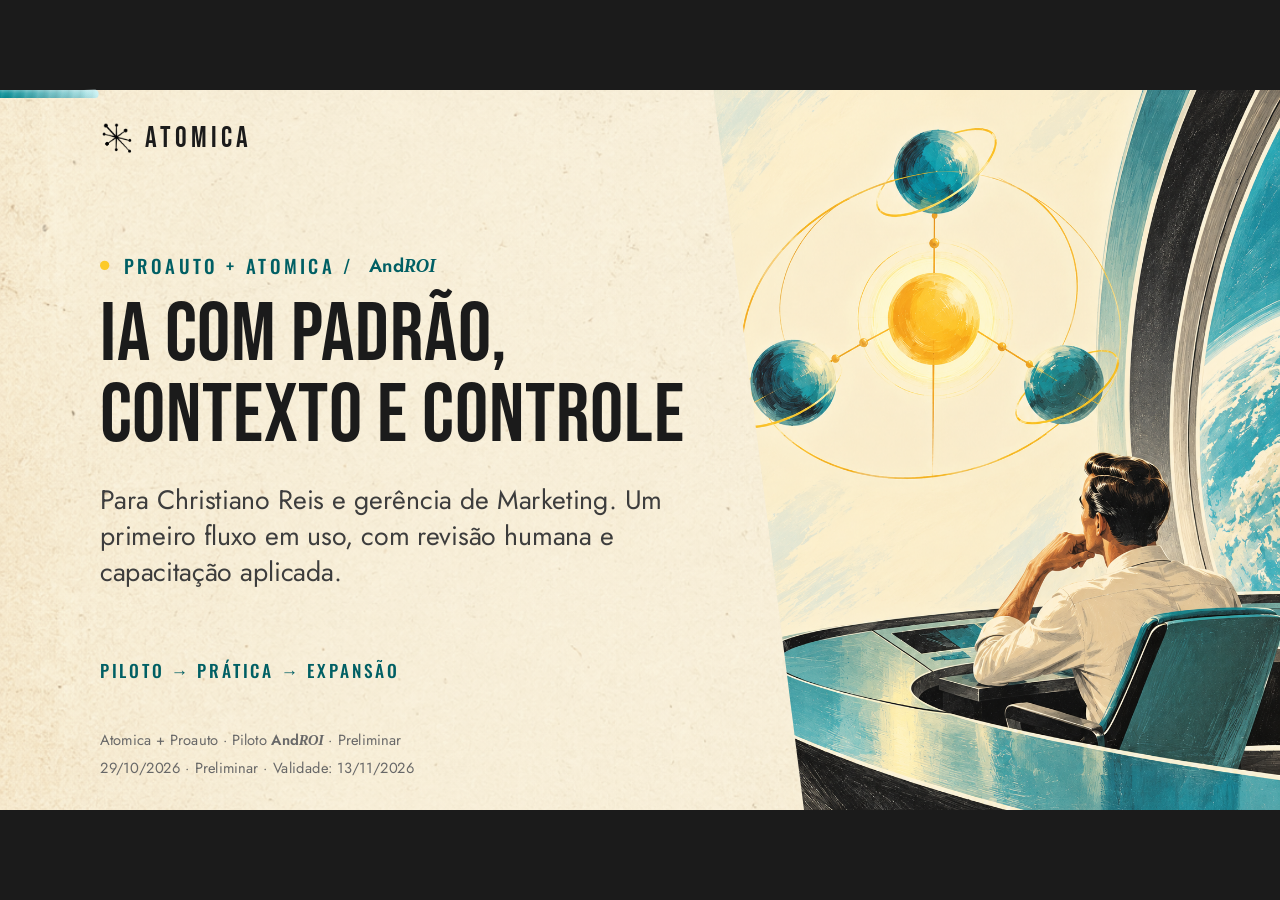
<file: index.html>
<!doctype html>
<html lang="pt-BR">
<head>
  <meta charset="utf-8">
  <meta name="viewport" content="width=device-width,initial-scale=1">
  <title>Proauto + Atomica — AndROI</title>
  <link rel="stylesheet" href="assets/theme.css">
<link rel="stylesheet" href="assets/editorial.css">
<link rel="stylesheet" href="assets/portrait-composition.css">
<link rel="stylesheet" href="assets/revision-v5.css">
<meta name="robots" content="noindex, nofollow">
</head>
<body>
  <main id="viewport"><div id="stage"><section class="slide design-1 cover active" aria-label="1 / 13" aria-hidden="false"><div class="progress" style="--w:7.69230769%"></div><div class="brand"><img src="assets/logo-mark.png" alt=""><span>Atomica</span></div><span class="counter">01 / 13</span><header class="heading"><div class="eyebrow"><i></i>PROAUTO + ATOMICA / <span class="androi-name">And<em>ROI</em></span><img src="assets/divider-node-line.png" alt=""></div><h1>IA com padrão, contexto e controle</h1><p class="subtitle">Para Christiano Reis e gerência de Marketing. Um primeiro fluxo em uso, com revisão humana e capacitação aplicada.</p></header><img class="orbital hero-art" src="assets/hero-control-portrait.png" alt="" aria-hidden="true"><footer><span>Atomica + Proauto · Piloto <span class="androi-name">And<em>ROI</em></span> · Preliminar</span><span>29/10/2026 · Preliminar · Validade: 13/11/2026</span></footer></section><section class="slide design-2 message" aria-label="2 / 13" aria-hidden="true"><div class="progress" style="--w:15.38461538%"></div><div class="brand"><img src="assets/logo-mark.png" alt=""><span>Atomica</span></div><span class="counter">02 / 13</span><header class="heading"><div class="eyebrow"><i></i>PROAUTO + ATOMICA / <span class="androi-name">And<em>ROI</em></span><img src="assets/divider-node-line.png" alt=""></div><h1>Dez pessoas. Três marcas.</h1><p class="subtitle">O desafio é transformar iniciativas individuais em uma rotina comum.</p></header><div class="content message"><article class="card"><b class="metric">10</b><h3>Equipe enxuta</h3><p>Dez profissionais atendem Proauto, Velox e Blocks, entre BH e Campinas.</p></article><article class="card"><span class="mini-label">PROAUTO · VELOX · BLOCKS</span><h3>Uso desigual</h3><p>O Claude já faz parte do trabalho, mas cada pessoa usa de um jeito.</p></article><article class="card"><h3>Arquivos dispersos</h3><p>Falta um processo comum para salvar e compartilhar o que foi construído.</p></article></div><footer><span>Atomica + Proauto · Piloto <span class="androi-name">And<em>ROI</em></span> · Preliminar</span><span>Fonte: reunião de 26/10/2026</span></footer></section><section class="slide design-3 comparison" aria-label="3 / 13" aria-hidden="true"><div class="progress" style="--w:23.07692308%"></div><div class="brand"><img src="assets/logo-mark.png" alt=""><span>Atomica</span></div><span class="counter">03 / 13</span><header class="heading"><div class="eyebrow"><i></i>PROAUTO + ATOMICA / <span class="androi-name">And<em>ROI</em></span><img src="assets/divider-node-line.png" alt=""></div><h1>Consistência exige controle</h1><p class="subtitle">A transição para seguradora pede atenção à comunicação.</p></header><div class="content comparison"><article class="card"><h3>Linguagem revisada</h3><p>Orientações aprovadas pela Proauto precisam acompanhar a criação e a revisão das peças.</p></article><article class="card"><h3>TI participa</h3><p>Ferramentas, ambientes e acessos passam pela aprovação da área de tecnologia.</p></article></div><footer><span>Atomica + Proauto · Piloto <span class="androi-name">And<em>ROI</em></span> · Preliminar</span><span>Fonte: reunião de 26/10/2026</span></footer></section><section class="slide design-4 message" aria-label="4 / 13" aria-hidden="true"><div class="progress" style="--w:30.76923077%"></div><div class="brand"><img src="assets/logo-mark.png" alt=""><span>Atomica</span></div><span class="counter">04 / 13</span><header class="heading"><div class="eyebrow"><i></i>PROAUTO + ATOMICA / <span class="androi-name">And<em>ROI</em></span><img src="assets/divider-node-line.png" alt=""></div><h1>Trabalho compartilhável</h1><p class="subtitle">A equipe dirige. Nós organizamos as condições para a IA ajudar.</p></header><div class="content illustrated message"><figure class="art-panel"><img src="assets/knowledge-library.png" alt=""></figure><div class="panels"><article class="card"><h3>Referência por marca</h3><p>Público, tom de voz, exemplos e orientações aprovadas em uma base organizada.</p></article><article class="card"><h3>Método comum</h3><p>Briefing, criação, revisão e registro em etapas documentadas.</p></article><article class="card"><h3>Adoção gradual</h3><p>Usuários-chave praticam e registram dificuldades antes da expansão.</p></article></div></div><footer><span>Atomica + Proauto · Piloto <span class="androi-name">And<em>ROI</em></span> · Preliminar</span><span></span></footer></section><section class="slide design-5 message" aria-label="5 / 13" aria-hidden="true"><div class="progress" style="--w:38.46153846%"></div><div class="brand"><img src="assets/logo-mark.png" alt=""><span>Atomica</span></div><span class="counter">05 / 13</span><header class="heading"><div class="eyebrow"><i></i>PROAUTO + ATOMICA / <span class="androi-name">And<em>ROI</em></span><img src="assets/divider-node-line.png" alt=""></div><h1>Atomica implementa. <span class="androi-name">And<em>ROI</em></span> evolui.</h1><p class="subtitle">Entrega contratada: implantação assistida e documentada.</p></header><div class="content layers"><article class="card"><h3>Atomica</h3><p>Parceria de transformação em IA para marketing: diagnóstico, configuração e capacitação aplicada.</p></article><article class="card"><h3>AIOS</h3><p>Arquitetura que organiza contexto, instruções, ferramentas, memória e aprovações.</p></article><article class="card"><h3><span class="androi-name">And<em>ROI</em></span></h3><p>Produto em desenvolvimento para apoiar decisões de marketing e investimento com evidências.</p></article></div><footer><span>Atomica + Proauto · Piloto <span class="androi-name">And<em>ROI</em></span> · Preliminar</span><span>Capacidades necessárias ao fluxo serão validadas no piloto.</span></footer></section><section class="slide framework-slide" aria-label="6 / 13" aria-hidden="true"><div class="progress" style="--w:46.15384615%"></div><div class="brand"><img src="assets/logo-mark.png" alt=""><span>Atomica</span></div><span class="counter">06 / 13</span><div class="framework-image"><img src="assets/androi-framework.png" alt="AndROI: camada de serviço sobre o produto, ferramentas conectadas ao AIOS Harness e interface compartilhada pela equipe de marketing."></div></section><section class="slide design-6 message" aria-label="7 / 13" aria-hidden="true"><div class="progress" style="--w:53.84615385%"></div><div class="brand"><img src="assets/logo-mark.png" alt=""><span>Atomica</span></div><span class="counter">07 / 13</span><header class="heading"><div class="eyebrow"><i></i>PROAUTO + ATOMICA / <span class="androi-name">And<em>ROI</em></span><img src="assets/divider-node-line.png" alt=""></div><h1>Do briefing à peça revisada</h1><p class="subtitle">Marca → diretrizes → rascunho → checklist → aprovação → registro</p></header><div class="content message"><article class="card"><span class="step-label">01</span><h3>Preparar</h3><p>Objetivo, público, canal e materiais autorizados orientam o briefing da Proauto.</p></article><article class="card"><span class="step-label">02</span><h3>Criar e revisar</h3><p>A IA consulta a base e gera o rascunho. O checklist sinaliza pontos de atenção.</p></article><article class="card"><span class="step-label">03</span><h3>Aprovar e registrar</h3><p>Uma pessoa aprova ou pede ajustes. Peça, fontes e correções ficam registradas.</p></article></div><footer><span>Atomica + Proauto · Piloto <span class="androi-name">And<em>ROI</em></span> · Preliminar</span><span>Um fluxo da Proauto; diretrizes iniciais separadas para Velox e Blocks.</span></footer></section><section class="slide design-8 message" aria-label="8 / 13" aria-hidden="true"><div class="progress" style="--w:61.53846154%"></div><div class="brand"><img src="assets/logo-mark.png" alt=""><span>Atomica</span></div><span class="counter">08 / 13</span><header class="heading"><div class="eyebrow"><i></i>PROAUTO + ATOMICA / <span class="androi-name">And<em>ROI</em></span><img src="assets/divider-node-line.png" alt=""></div><h1>Quatro semanas para entrar em uso</h1><p class="subtitle">Um fluxo · até quatro usuários-chave · capacitação aplicada.</p></header><div class="content message delivery-timeline"><article class="card"><svg class="item-icon" viewBox="0 0 24 24" fill="none" stroke="currentColor" stroke-width="1.7" stroke-linecap="round" stroke-linejoin="round" aria-hidden="true"><circle cx="10" cy="10" r="6"/><path d="m15 15 6 6"/></svg><span class="phase-label">SEMANA 1 / 25%</span><h3>Diagnóstico</h3><p>Mapear usos, arquivos, ferramentas, TI e tempo atual. Organizar as três marcas e aprovar responsáveis e critérios de aceite.</p></article><article class="card"><svg class="item-icon" viewBox="0 0 24 24" fill="none" stroke="currentColor" stroke-width="1.7" stroke-linecap="round" stroke-linejoin="round" aria-hidden="true"><path d="M4 7h16M4 17h16M8 3v8M16 13v8"/><circle cx="8" cy="7" r="2"/><circle cx="16" cy="17" r="2"/></svg><span class="phase-label">SEMANAS 2–3 / 50%</span><h3>Configuração</h3><p>Configurar o fluxo: instruções, briefing, checklist e registro. Testar, ajustar e validar o MVP com os quatro usuários-chave.</p></article><article class="card"><svg class="item-icon" viewBox="0 0 24 24" fill="none" stroke="currentColor" stroke-width="1.7" stroke-linecap="round" stroke-linejoin="round" aria-hidden="true"><path d="m2 8 10-5 10 5-10 5-10-5Zm4 3v7c4 3 8 3 12 0v-7M22 8v9"/></svg><span class="phase-label">SEMANA 4 / 25%</span><h3>Capacitação</h3><p>Capacitação aplicada ao fluxo, com prática assistida. Entregar a V1 validada, guia operacional e melhorias priorizadas.</p></article></div><footer><span>Atomica + Proauto · Piloto <span class="androi-name">And<em>ROI</em></span> · Preliminar</span><span>Início após materiais e acessos aprovados. Atrasos exigem replanejamento conjunto.</span></footer></section><section class="slide design-9 message" aria-label="9 / 13" aria-hidden="true"><div class="progress" style="--w:69.23076923%"></div><div class="brand"><img src="assets/logo-mark.png" alt=""><span>Atomica</span></div><span class="counter">09 / 13</span><header class="heading"><div class="eyebrow"><i></i>PROAUTO + ATOMICA / <span class="androi-name">And<em>ROI</em></span><img src="assets/divider-node-line.png" alt=""></div><h1>Controle, limites e medição</h1><p class="subtitle">Ampliar só depois de medir, com escopo e orçamento próprios.</p></header><div class="content message"><article class="card"><h3>Controle</h3><p>Ferramentas autorizadas, permissões limitadas ao fluxo. A Proauto aprova cada peça.</p></article><article class="card"><h3>Limites</h3><p>Sem publicação automática, reconstrução de sites, CRM ou tratamento de bases de associados.</p></article><article class="card"><h3>Medição</h3><p>Comparar tempo e retrabalho em cinco briefings aprovados. Tempo liberado é capacidade; economia de caixa exige redução de despesa.</p></article></div><footer><span>Atomica + Proauto · Piloto <span class="androi-name">And<em>ROI</em></span> · Preliminar</span><span>A comparação inicial não comprova causalidade nem garante retorno.</span></footer></section><section class="slide design-12 comparison" aria-label="10 / 13" aria-hidden="true"><div class="progress" style="--w:76.92307692%"></div><div class="brand"><img src="assets/logo-mark.png" alt=""><span>Atomica</span></div><span class="counter">10 / 13</span><header class="heading"><div class="eyebrow"><i></i>PROAUTO + ATOMICA / <span class="androi-name">And<em>ROI</em></span><img src="assets/divider-node-line.png" alt=""></div><h1>Investir para começar e sustentar</h1><p class="subtitle">Setup de um mês. Acompanhamento após o aceite final.</p></header><div class="content comparison"><article class="card"><span class="mini-label">SETUP / UM MÊS</span><div class="discount-line"><del aria-label="Preço original: R$ 24.833,33">R$ 24.833,33</del><span class="discount-badge">−40%</span><span class="early-client-label">PRIMEIROS 5 CLIENTES DO <span class="androi-name">And<em>ROI</em></span></span></div><b class="price">R$ 14.900</b><p>Diagnóstico, base das três marcas, um fluxo, até quatro usuários-chave e capacitação aplicada.</p></article><article class="card"><span class="mini-label">ACOMPANHAMENTO / MÊS</span><b class="price">R$ 2.400</b><h3>Retainer</h3><p>Mínimo de três meses. Até oito horas mensais para reunião, suporte, diretrizes e ajustes no fluxo.</p></article></div><footer><span>Atomica + Proauto · Piloto <span class="androi-name">And<em>ROI</em></span> · Preliminar</span><span>Preliminar · Emissor e tratamento fiscal a confirmar.</span></footer></section><section class="slide design-13 message" aria-label="11 / 13" aria-hidden="true"><div class="progress" style="--w:84.61538462%"></div><div class="brand"><img src="assets/logo-mark.png" alt=""><span>Atomica</span></div><span class="counter">11 / 13</span><header class="heading"><div class="eyebrow"><i></i>PROAUTO + ATOMICA / <span class="androi-name">And<em>ROI</em></span><img src="assets/divider-node-line.png" alt=""></div><h1>Pagamento por marcos de entrega</h1><p class="subtitle">R$ 22.100 em serviços: setup + três mensalidades.</p></header><div class="content message"><article class="card"><span class="step-label">01</span><h3>50% / R$ 7.450</h3><p>Na contratação do setup.</p></article><article class="card"><span class="step-label">02</span><h3>25% / R$ 3.725</h3><p>No aceite do MVP, a primeira versão funcional.</p></article><article class="card"><span class="step-label">03</span><h3>25% / R$ 3.725</h3><p>Na entrega documentada. A mensalidade começa após o aceite final.</p></article></div><footer><span>Atomica + Proauto · Piloto <span class="androi-name">And<em>ROI</em></span> · Preliminar</span><span>Validade: 13/11/2026 · Terceiros não incluídos.</span></footer></section><section class="slide design-14 message" aria-label="12 / 13" aria-hidden="true"><div class="progress" style="--w:92.30769231%"></div><div class="brand"><img src="assets/logo-mark.png" alt=""><span>Atomica</span></div><span class="counter">12 / 13</span><header class="heading"><div class="eyebrow"><i></i>PROAUTO + ATOMICA / <span class="androi-name">And<em>ROI</em></span><img src="assets/divider-node-line.png" alt=""></div><h1>Custos e capacidade explícitos</h1><p class="subtitle">O acompanhamento mantém o foco no fluxo contratado.</p></header><div class="content message"><article class="card"><h3>Até oito horas/mês</h3><p>Reunião, suporte e ajustes usam a mesma franquia. Horas não acumulam. Excedentes: orçamento aprovado.</p></article><article class="card"><h3>Terceiros à parte</h3><p>Licenças, consumo de modelos e infraestrutura são pagos diretamente pela Proauto, mediante aprovação.</p></article><article class="card"><h3>Formalização</h3><p>Confirmar emissor e tratamento fiscal. O total de R$ 22.100 não inclui terceiros.</p></article></div><footer><span>Atomica + Proauto · Piloto <span class="androi-name">And<em>ROI</em></span> · Preliminar</span><span>Administração contínua do ambiente fora do escopo.</span></footer></section><section class="slide design-15 closing" aria-label="13 / 13" aria-hidden="true"><div class="progress" style="--w:100.00000000%"></div><div class="brand"><img src="assets/logo-mark.png" alt=""><span>Atomica</span></div><span class="counter">13 / 13</span><header class="heading"><div class="eyebrow"><i></i>PROAUTO + ATOMICA / <span class="androi-name">And<em>ROI</em></span><img src="assets/divider-node-line.png" alt=""></div><h1>Um fluxo em uso. Depois, expandir.</h1><p class="subtitle">A primeira decisão: aprovar o piloto com controle humano.</p></header><div class="content illustrated closing"><figure class="art-panel"><img src="assets/measured-launch-portrait.png" alt=""></figure><div class="panels"><article class="card"><h3>Proauto</h3><p>Christiano e gerência indicam fluxo, quatro participantes e responsável pelo aceite. TI aprova acessos.</p></article><article class="card"><h3>Atomica</h3><p>Formalizar, diagnosticar, configurar, capacitar e documentar os testes e as correções.</p></article><article class="card"><h3>Revisão conjunta</h3><p>Avaliar cinco briefings, uso e indicadores. Priorizar o retainer e dimensionar a expansão.</p></article></div></div><footer><span>Atomica + Proauto · Piloto <span class="androi-name">And<em>ROI</em></span> · Preliminar</span><span>Proauto fornece materiais e valida orientações de comunicação.</span></footer></section></div></main>
  
  <aside id="help" hidden>← → PageUp/Down · Home/End · F fullscreen · S notas privadas · T timer · P PDF · ? ajuda/help</aside>
  <script src="assets/player.js"></script>
</body>
</html>
</file>
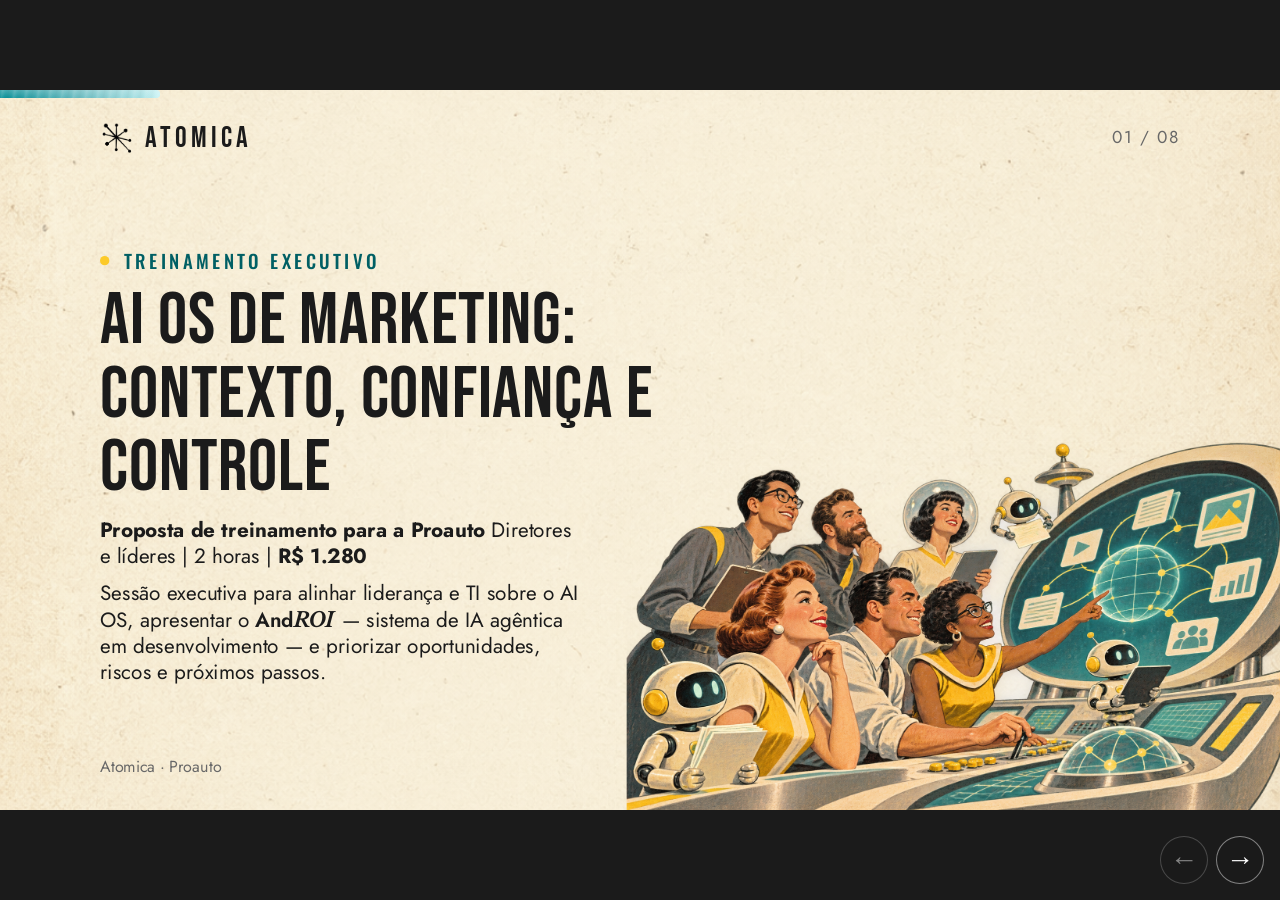
<file: treinamento-aios/index.html>
<!doctype html>
<html lang="pt-BR">
<head>
  <meta charset="utf-8">
  <meta name="viewport" content="width=device-width,initial-scale=1">
  <title>AI OS de Marketing · proauto</title>
  <link rel="stylesheet" href="assets/theme.css?v=11">
<meta name="robots" content="noindex, nofollow">
</head>
<body>
  <main id="viewport"><div id="stage"><section class="slide fiel deck-proauto fiel-1 cover-layout active" aria-label="1 / 8" aria-hidden="false"><div class="progress" style="--progress:12.5%"></div><div class="brand"><img src="assets/logo-mark.png" alt=""><span>Atomica</span></div><span class="counter">01 / 08</span><header class="heading"><div class="eyebrow"><i></i>Treinamento executivo</div><h1>AI OS de Marketing: contexto, confiança e controle</h1></header><div class="content fiel-body cover-copy"><p><strong>Proposta de treinamento para a Proauto</strong> Diretores e líderes | 2 horas | <strong>R$ 1.280</strong></p><p>Sessão executiva para alinhar liderança e TI sobre o AI OS, apresentar o <span class="brand-term">And<em>ROI</em></span> — sistema de IA agêntica em desenvolvimento — e priorizar oportunidades, riscos e próximos passos.</p></div><img class="cover-visual" src="assets/media/image-01.png?v=7" alt="Equipe de marketing trabalhando com agentes de IA em um painel compartilhado"><footer><span>Atomica · Proauto</span><span></span></footer></section><section class="slide fiel deck-proauto fiel-2 has-visual" aria-label="2 / 8" aria-hidden="true"><div class="progress" style="--progress:25.0%"></div><div class="brand"><img src="assets/logo-mark.png" alt=""><span>Atomica</span></div><span class="counter">02 / 08</span><header class="heading"><div class="eyebrow"><i></i>Treinamento executivo</div><h1>Da IA dispersa a uma operação compartilhada</h1></header><div class="content fiel-body layout-pa-2"><div class="pa-operating"><article class="operating-state current"><span class="state-label">HOJE</span><p>IA usada de forma dispersa; briefings e aprendizados espalhados. Resultado: retrabalho, inconsistências e dúvidas sobre dados estratégicos.</p></article><article class="operating-state shared"><span class="state-label">COM AI OS</span><div class="flow-line"><span class="flow-stage">Contexto autorizado</span><span class="flow-arrow" aria-hidden="true">→</span><span class="flow-stage">instruções e processos</span><span class="flow-arrow" aria-hidden="true">→</span><span class="flow-stage">ferramentas e agentes</span><span class="flow-arrow" aria-hidden="true">→</span><span class="flow-stage">revisão humana</span></div></article><article class="operating-outcome"><span class="state-label">RESULTADO</span><p>Um “segundo cérebro” recupera contexto e aplica critérios comuns aos fluxos. Pessoas definem objetivos, acessos e decisões.</p></article></div></div><figure class="fiel-visual"><img src="assets/media/fonte-desafios.png?v=10" alt="Comparação entre marketing disperso e uma operação de IA conectada."></figure><footer><span>Atomica · Proauto</span><span></span></footer></section><section class="slide fiel deck-proauto fiel-3 has-visual" aria-label="3 / 8" aria-hidden="true"><div class="progress" style="--progress:37.5%"></div><div class="brand"><img src="assets/logo-mark.png" alt=""><span>Atomica</span></div><span class="counter">03 / 08</span><header class="heading"><div class="eyebrow"><i></i>Treinamento executivo</div><h1>O que isso pode mudar na Proauto</h1></header><div class="content fiel-body layout-pa-3"><div class="pa-brands"><div class="mini-label">TRÊS MARCAS</div><div class="brand-nodes"><span class="brand-node">Proauto</span><span class="brand-node">Velox</span><span class="brand-node">Blocks</span></div><div class="shared-rule"><strong>Contexto próprio</strong><span>·</span><strong>Regras comuns</strong></div><div class="brand-principles"><article><h3>Uma operação compartilhada</h3><span class="framework-subtitle">Equipe distribuída</span><p>Contexto próprio por marca, com briefings e aprendizados acessíveis à equipe distribuída; regras comuns preservadas.</p></article><article><h3>Comunicação e trabalho</h3><p>Diretrizes aprovadas e revisão humana apoiam pesquisa, criação, campanhas e relatórios — inclusive na transição para seguradora — e reduzem tarefas repetitivas.</p></article></div><div class="brand-evolution"><span class="mini-label">EVOLUÇÃO GRADUAL · COMEÇAR, MEDIR, DECIDIR</span><p>Começar por um fluxo, medir e validar expansão com TI e lideranças. Resultados dependem do contexto, das ferramentas autorizadas e da adoção.</p></div></div></div><figure class="fiel-visual"><img src="assets/media/fonte-maestro.png?v=10" alt="Maestro coordena equipe e agentes de IA, como metáfora de uma operação integrada."></figure><footer><span>Atomica · Proauto</span><span></span></footer></section><section class="slide fiel deck-proauto fiel-4 " aria-label="4 / 8" aria-hidden="true"><div class="progress" style="--progress:50.0%"></div><div class="brand"><img src="assets/logo-mark.png" alt=""><span>Atomica</span></div><span class="counter">04 / 08</span><header class="heading"><div class="eyebrow"><i></i>Treinamento executivo</div><h1>Programa | 120 minutos</h1></header><div class="content fiel-body layout-pa-4"><div class="pa-agenda"><div class="agenda-legend"><span>Tempo</span><span>Conteúdo</span></div><div class="agenda-steps"><article class="agenda-step"><span class="agenda-time">20 min</span><p>Do uso isolado ao AI OS e ao segundo cérebro</p></article><article class="agenda-step"><span class="agenda-time">30 min</span><p><span class="brand-term">And<em>ROI</em></span>: arquitetura e fluxo para as três marcas</p></article><article class="agenda-step"><span class="agenda-time">30 min</span><p>Segurança, privacidade, permissões e papel de TI</p></article><article class="agenda-step"><span class="agenda-time">20 min</span><p>Métricas e ROI de IA e de marketing</p></article><article class="agenda-step"><span class="agenda-time">20 min</span><p>Oportunidades, perguntas e próximos passos</p></article></div></div></div><footer><span>Atomica · Proauto</span><span></span></footer></section><section class="slide fiel deck-proauto fiel-5 has-visual" aria-label="5 / 8" aria-hidden="true"><div class="progress" style="--progress:62.5%"></div><div class="brand"><img src="assets/logo-mark.png" alt=""><span>Atomica</span></div><span class="counter">05 / 08</span><header class="heading"><div class="eyebrow"><i></i>Treinamento executivo</div><h1><span class="brand-term">And<em>ROI</em></span>: como o sistema funciona</h1></header><div class="content fiel-body layout-pa-5"><div class="pa-architecture"><div class="mini-label">FLUXO DEMONSTRATIVO</div><div class="architecture-flow"><span class="flow-stage">Briefing</span><span class="flow-arrow" aria-hidden="true">→</span><span class="flow-stage">contexto da marca</span><span class="flow-arrow" aria-hidden="true">→</span><span class="flow-stage">trabalho assistido por IA</span><span class="flow-arrow" aria-hidden="true">→</span><span class="flow-stage">verificação</span><span class="flow-arrow" aria-hidden="true">→</span><span class="flow-stage">aprovação humana</span></div><div class="mini-label component-caption">COMPONENTES DO AI OS</div><div class="component-grid"><article class="framework-item "><span class="item-index">01</span><h3>Contexto:</h3><p>documentos, dados e regras autorizados por tarefa.</p></article><article class="framework-item "><span class="item-index">02</span><h3>Instruções e agentes:</h3><p>papéis e etapas reutilizáveis.</p></article><article class="framework-item "><span class="item-index">03</span><h3>Ferramentas:</h3><p>recursos e conexões conforme permissões.</p></article><article class="framework-item "><span class="item-index">04</span><h3>Supervisão:</h3><p>pessoas verificam, corrigem e aprovam decisões.</p></article></div><div class="architecture-note"><span class="mini-label">DECISÕES DE DESENHO</span><p>Portabilidade do conhecimento, modelos e responsabilidades entre negócio, TI e fornecedor. Conexões dependem da arquitetura e compatibilidade.</p></div></div></div><figure class="fiel-visual"><img src="assets/media/fonte-framework.png?v=10" alt="Diagrama conceptual da arquitetura de AI OS e do AndROI."></figure><footer><span>Atomica · Proauto</span><span></span></footer></section><section class="slide fiel deck-proauto fiel-6 has-visual" aria-label="6 / 8" aria-hidden="true"><div class="progress" style="--progress:75.0%"></div><div class="brand"><img src="assets/logo-mark.png" alt=""><span>Atomica</span></div><span class="counter">06 / 08</span><header class="heading"><div class="eyebrow"><i></i>Treinamento executivo</div><h1>Segurança e privacidade</h1></header><div class="content fiel-body layout-pa-6"><div class="pa-controls"><div class="control-grid"><article class="framework-item "><span class="item-index">01</span><h3>Dados e portabilidade:</h3><p>base Supabase prevista na conta própria da Proauto; dados ficam sob seu controle, fora da infraestrutura do <span class="brand-term">And<em>ROI</em></span> e são portáveis.</p></article><article class="framework-item "><span class="item-index">02</span><h3>Acessos:</h3><p>menor privilégio, credenciais protegidas e contexto separado por marca e ambiente.</p></article><article class="framework-item "><span class="item-index">03</span><h3>Agentes:</h3><p>ferramentas autorizadas; aprovação humana antes de publicar, enviar ou alterar dados.</p></article><article class="framework-item "><span class="item-index">04</span><h3>LGPD:</h3><p>finalidade, base legal, dados mínimos, retenção e direitos dos titulares.</p></article><article class="framework-item "><span class="item-index">05</span><h3>Registros e resposta:</h3><p>fontes e alterações rastreáveis, testes, monitoramento e plano de incidentes.</p></article><article class="framework-item "><span class="item-index">06</span><h3>Fornecedores:</h3><p>validar contratos, uso para treinamento e transferências internacionais com TI.</p></article></div></div></div><figure class="fiel-visual"><img src="assets/media/fonte-ponte-transformacao.png?v=10" alt="Ponte com cinco pilares para a transformação de IA no marketing."></figure><footer><span>Atomica · Proauto</span><span></span></footer></section><section class="slide fiel deck-proauto fiel-7 has-visual" aria-label="7 / 8" aria-hidden="true"><div class="progress" style="--progress:87.5%"></div><div class="brand"><img src="assets/logo-mark.png" alt=""><span>Atomica</span></div><span class="counter">07 / 08</span><header class="heading"><div class="eyebrow"><i></i>Treinamento executivo</div><h1>Como avaliar o valor</h1></header><div class="content fiel-body layout-pa-7"><div class="pa-value"><div class="value-grid"><article class="framework-item "><span class="item-index">01</span><h3>Adoção e qualidade:</h3><p>uso, aderência às diretrizes e correções.</p></article><article class="framework-item "><span class="item-index">02</span><h3>Eficiência:</h3><p>tempo e retrabalho por tarefa, comparados com uma linha de base.</p></article><article class="framework-item "><span class="item-index">03</span><h3>ROI de IA:</h3><p>benefícios comprovados frente a ferramentas, implantação e trabalho interno.</p></article><article class="framework-item "><span class="item-index">04</span><h3>ROI de marketing:</h3><p>resultados e custos das campanhas, conforme dados e atribuição disponíveis.</p></article></div><div class="value-caveat"><p>Tempo liberado é capacidade, não economia automática. O treinamento não garante retorno.</p></div></div></div><figure class="fiel-visual"><img src="assets/media/fonte-robo.png?v=10" alt="Robô numa consola de marketing, como metáfora de trabalho assistido por IA."></figure><footer><span>Atomica · Proauto</span><span></span></footer></section><section class="slide fiel deck-proauto fiel-8 " aria-label="8 / 8" aria-hidden="true"><div class="progress" style="--progress:100.0%"></div><div class="brand"><img src="assets/logo-mark.png" alt=""><span>Atomica</span></div><span class="counter">08 / 08</span><header class="heading"><div class="eyebrow"><i></i>Treinamento executivo</div><h1>Investimento e próximos passos</h1></header><div class="content fiel-body layout-pa-8"><div class="pa-offer"><div class="offer-top"><div class="offer-price"><span class="mini-label">INVESTIMENTO</span><strong class="offer-amount">R$ 1.280</strong><p class="offer-audience">2 horas para diretores e líderes da Proauto.</p></div><div class="offer-result"><span class="mini-label">RESULTADO ESPERADO</span><p>Ao final, poderão avaliar oportunidades, riscos, responsabilidades e um primeiro fluxo a validar.</p></div></div><div class="offer-next"><span class="mini-label">PRÓXIMOS PASSOS:</span><div class="offer-actions"><article class="offer-action"><span class="offer-action-index">01</span><p>Definir formato, data, participantes e condições comerciais.</p></article><article class="offer-action"><span class="offer-action-index">02</span><p>Escolher o exemplo da demonstração.</p></article><article class="offer-action"><span class="offer-action-index">03</span><p>Validar com TI os materiais e ambientes autorizados.</p></article></div></div><div class="offer-scope"><p>Inclui apresentação, demonstração e discussão. Não inclui implantação, integrações, licenças ou acompanhamento posterior.</p></div></div></div><footer><span>Atomica · Proauto</span><span></span></footer></section></div></main>
  <nav id="slide-nav" aria-label="Slide navigation">
    <button id="slide-prev" type="button" aria-label="Previous slide">&#8592;</button>
    <button id="slide-next" type="button" aria-label="Next slide">&#8594;</button>
  </nav>

  <aside id="help" hidden>← → PageUp/Down · Home/End · F fullscreen · S notas privadas · T timer · P PDF · ? ajuda/help</aside>
  <script src="assets/player.js"></script>
</body>
</html>
</file>
<file: assets/theme.css>
@font-face{font-family:"Bebas Neue";src:url("fonts/BebasNeue-Regular.ttf");font-weight:400;font-display:block}
@font-face{font-family:Oswald;src:url("fonts/Oswald-VariableFont_wght.ttf");font-weight:200 700;font-display:block}
@font-face{font-family:Jost;src:url("fonts/Jost-VariableFont_wght.ttf");font-weight:100 900;font-display:block}
:root{--cream-100:#FCF9F2;--cream-300:#E5DBC7;--g900:#1B1B1B;--g700:#3D3D3D;--g500:#686868;--g300:#A9A9A9;--cyan-900:#005F64;--cyan-700:#008C94;--cyan-500:#67BBC0;--cyan-100:#E0F2F3;--yellow-500:#FCCA29;--yellow-100:#FEF8E4;--red-700:#D1283F;--red-500:#FF304C;--pulp:#F7EED7;--paper:#FBF6E9;--solar:var(--yellow-500);--display:"Bebas Neue",Oswald,Impact,sans-serif;--label:Oswald,"Arial Narrow",sans-serif;--text:Jost,"Segoe UI",sans-serif;--canvas-w:1920px;--canvas-h:1080px;--side:150px;--top:150px;--bottom:130px;--radius:28px;--border:2px;--card-y:44px;--card-x:48px;--title:124px;--body:34px;--gap:32px;--ease:cubic-bezier(.16,1,.3,1)}
*{box-sizing:border-box}html,body{margin:0;width:100%;height:100%;background:var(--g900);color:var(--g900);font-family:var(--text);overflow:hidden}
[hidden]{display:none!important}#viewport{width:100%;height:100%;display:flex;justify-content:center;align-items:center;overflow:hidden}#stage{width:var(--canvas-w);height:var(--canvas-h);flex:none;position:relative;transform-origin:center}
.slide{position:absolute;inset:0;padding:var(--top) var(--side) var(--bottom);display:flex;flex-direction:column;background:linear-gradient(rgba(247,238,215,.3),rgba(247,238,215,.3)),url("pulp-paper.png") center/cover;visibility:hidden;opacity:0}
.slide.active{visibility:visible;opacity:1}.slide.active .heading,.slide.active .content{animation:reveal .7s var(--ease) both}@keyframes reveal{from{opacity:0;transform:translateY(22px)}to{opacity:1;transform:none}}
.brand{position:absolute;top:44px;left:var(--side);width:210px;height:55px;object-fit:contain;object-position:left center}.counter{position:absolute;top:52px;right:var(--side);font-size:26px;letter-spacing:.08em;color:var(--g500)}.progress{position:absolute;left:0;top:0;height:8px;background:var(--cyan-500)}
.heading{flex:none;height:390px}.eyebrow{display:flex;align-items:center;gap:22px;font:500 28px var(--label);letter-spacing:.18em;text-transform:uppercase;color:var(--cyan-900);height:36px}.eyebrow i{height:14px;width:14px;border-radius:50%;background:var(--solar);flex:none}.eyebrow img{width:200px;height:25px;object-fit:contain}
h1{font:400 var(--title)/.98 var(--display);letter-spacing:.01em;text-transform:uppercase;margin:26px 0 0;height:244px;overflow-wrap:break-word}.subtitle{font-size:40px;line-height:1.35;color:var(--g700);margin:0;height:54px}.heading:has(.subtitle:empty){height:310px}.subtitle:empty{display:none}
.content{display:flex;gap:var(--gap);flex:1;min-height:0;padding-top:32px}.card{flex:1;min-width:0;background:var(--paper);border:var(--border) solid var(--cream-300);border-radius:var(--radius);padding:var(--card-y) var(--card-x);overflow-wrap:break-word}.card:nth-child(2){background-color:var(--cyan-100);background-image:radial-gradient(rgba(27,27,27,.09) 1.2px,transparent 1.4px);background-size:16px 16px;border-color:var(--cyan-500)}
h3{font:400 64px/1 var(--display);letter-spacing:.02em;text-transform:uppercase;margin:0 0 20px}p{font-size:32px;line-height:1.35;color:var(--g700);margin:0;white-space:pre-line}.metric{font:400 150px/.95 var(--display);display:block;margin-bottom:22px;font-variant-numeric:tabular-nums}.step-number,.avatar{display:flex;width:64px;height:64px;align-items:center;justify-content:center;border-radius:50%;background:var(--cyan-500);font:400 42px var(--display);margin-bottom:26px}.avatar{width:120px;height:120px;background:var(--solar);font-size:64px}
.architecture{flex-direction:column;gap:18px}.architecture .card{padding:20px 36px;display:flex;align-items:center;gap:40px}.architecture h3{font-size:50px;flex:0 0 420px;margin:0}.architecture p{font-size:30px}.architecture .card+.card{border-top:4px solid var(--cyan-700)}
.cover .heading{width:1050px;height:auto;margin-top:120px;z-index:1}.cover h1{height:auto;min-height:244px}.cover .subtitle{margin-top:36px;height:auto}.orbital{position:absolute;right:70px;top:230px;width:620px;height:620px;opacity:.8}.cover .eyebrow img{display:none}
.chart-col{flex:1;min-width:0;text-align:center}.plot{height:235px;border-bottom:2px solid var(--g900);display:flex;align-items:flex-end;justify-content:center}.bar{width:65%;background:var(--cyan-500);border:2px solid var(--cyan-900);min-height:0}.chart-col:nth-child(2n) .bar{background:var(--solar)}.chart-col strong{display:block;font:400 60px var(--display);margin-top:10px}.chart-col h3{font-size:40px;margin:8px 0}.chart-col p{font-size:24px}
footer{position:absolute;left:var(--side);right:var(--side);bottom:48px;display:flex;gap:40px;justify-content:space-between;font-size:24px;color:var(--g500)}footer span{max-width:70%}#presenter,#help{position:fixed;z-index:10;right:24px;bottom:24px;width:min(650px,90vw);max-height:75vh;overflow:auto;background:var(--paper);color:var(--g900);border:3px solid var(--cyan-700);padding:24px;font-size:22px}#notes{white-space:pre-wrap;font:24px/1.4 var(--text)}#timer{font-variant-numeric:tabular-nums}
@media(prefers-reduced-motion:reduce){*,*::before,*::after{animation:none!important;transition:none!important}}
@media print{@page{size:1920px 1080px;margin:0}*{-webkit-print-color-adjust:exact;print-color-adjust:exact;animation:none!important;transition:none!important}html,body{height:auto;overflow:visible;background:white}#viewport{display:block;height:auto;overflow:visible}#stage{height:auto;transform:none!important}.slide{position:relative;inset:auto;width:1920px;height:1080px;opacity:1;visibility:visible;break-after:page}.slide:last-child{break-after:auto}#presenter,#help{display:none!important}}

.brand{display:flex;align-items:center;gap:16px;font:400 44px/1 var(--display);letter-spacing:.14em;text-transform:uppercase}.brand img{width:44px;height:55px;object-fit:contain}.brand span{display:block}

/* Editorial spacing for this commercial deck; font sizes preserved. */
.card{padding:28px 32px}.content{gap:24px}.heading .subtitle{font-size:40px}footer{font-size:22px}footer span:first-child{max-width:40%}footer span:last-child{max-width:58%;text-align:right}
</file>
<file: assets/editorial.css>
/* Atomica presentation profile: editorial variation, original font sizes. */
.slide{--ink:var(--g900)}
.heading{height:340px}
.heading h1{height:204px;max-width:1620px}
.content{padding-top:36px;gap:30px}
.card{position:relative;padding:32px 36px}
.subtitle{max-width:1620px}
footer{font-size:22px}
footer span:first-child{max-width:40%}footer span:last-child{max-width:58%}
.hero-art{width:840px;height:720px;right:20px;top:205px;object-fit:contain;opacity:1;mix-blend-mode:multiply}
.cover .heading{width:940px;margin-top:95px}
.cover h1{height:auto}.cover .subtitle{max-width:870px}
.cover::after{content:'PILOTO → PRÁTICA → EXPANSÃO';position:absolute;left:150px;bottom:190px;font:500 26px var(--label);letter-spacing:.15em;color:var(--cyan-900)}
.design-2 .content{display:grid;grid-template-columns:1.05fr 1.7fr;grid-template-rows:1fr 1fr}
.design-2 .card:first-child{grid-row:1 / 3;background:var(--cyan-500);border:0;display:flex;flex-direction:column;justify-content:center}
.design-2 .metric{font-size:190px;line-height:.85;margin-bottom:20px}
.design-2 .card:first-child h3{font-size:54px}
.design-2 .card:nth-child(n+2){padding:25px 32px;background:transparent;border:0;border-bottom:2px solid var(--cream-300);border-radius:0}
.design-2 .card:nth-child(n+2) h3{font-size:50px;margin-bottom:12px}
.mini-label{display:block;font:500 24px var(--label);letter-spacing:.1em;color:var(--cyan-900);margin-bottom:16px}
.design-3 .card{border:0;border-left:8px solid var(--cyan-700);border-radius:0;background:var(--paper);padding:44px}
.design-3 .card:last-child{border-left-color:var(--yellow-500);background:var(--yellow-100)}
.illustrated{display:grid;grid-template-columns:580px 1fr;gap:55px}
.art-panel{margin:0;height:100%;min-height:0;overflow:hidden;border-radius:28px}
.art-panel img{width:100%;height:100%;object-fit:contain;mix-blend-mode:multiply}
.panels{display:flex;flex-direction:column;gap:16px;min-height:0}
.illustrated .card{padding:18px 24px;border:0;border-bottom:2px solid var(--cream-300);border-radius:0;background:none;display:grid;grid-template-columns:250px 1fr;gap:20px;align-items:center}
.illustrated h3{font-size:46px;margin:0}.illustrated p{font-size:32px}
.design-5 .layers{display:flex;flex-direction:column;gap:20px}
.design-5 .card{display:grid;grid-template-columns:330px 1fr;align-items:center;border-radius:12px;padding:24px 42px;border:0;background:var(--paper)}
.design-5 .card:nth-child(2){margin-left:70px;background:var(--cyan-100);border-left:8px solid var(--cyan-700)}
.design-5 .card:nth-child(3){margin-left:140px;background:var(--yellow-100);border-left:8px solid var(--yellow-500)}
.design-5 h3{margin:0}.design-5 p{max-width:950px}
.step-label{display:block;font:400 76px/1 var(--display);color:var(--cyan-700);margin-bottom:22px}
.design-6 .card,.design-13 .card{border:0;border-top:6px solid var(--cyan-700);border-radius:0;background:transparent;padding:28px 32px}
.design-6 .card:not(:last-child)::after{content:'→';position:absolute;right:-27px;top:28px;font-size:55px;color:var(--cyan-700)}
.design-6 .card:last-child{border-top-color:var(--yellow-500);background:var(--yellow-100)}
.design-7 .content{display:grid;grid-template-columns:1.2fr 1fr 1fr}
.design-7 .card:first-child{background:var(--cyan-900);border-color:var(--cyan-900)}
.design-7 .card:first-child h3,.design-7 .card:first-child p{color:var(--cream-100)}
.design-8 .content{gap:0;position:relative}
.design-8 .card{border:0;border-radius:0;background:transparent;border-top:14px solid var(--cyan-500);padding:32px}
.design-8 .card:nth-child(2){border-top-color:var(--cyan-700);background:var(--cyan-100)}
.design-8 .card:last-child{flex:1.4;border-top-color:var(--yellow-500);background:var(--yellow-100)}
.design-8 .step-label{font-size:66px}
.design-9 .content{flex-direction:column;gap:16px}
.design-9 .card{display:grid;grid-template-columns:400px 1fr;align-items:center;padding:20px 32px;border:0;border-radius:0;border-left:6px solid var(--cyan-700);background:var(--paper)}
.design-9 h3{font-size:50px;margin:0}
.design-10 .card{background:transparent;border:0;border-radius:0;padding:30px;border-top:2px solid var(--g900)}
.design-10 .card:last-child{background:var(--cyan-100);border-top:8px solid var(--cyan-700)}
.design-11 .card{padding-top:40px;border:0;box-shadow:inset 0 8px 0 var(--cyan-500)}
.design-11 .card:nth-child(2){box-shadow:inset 0 8px 0 var(--yellow-500);background:var(--yellow-100)}
.design-12 .card{border:0;padding:30px 40px;background:var(--paper)}
.design-12 .card:last-child{background:var(--cyan-100)}
.price{font:400 132px/1 var(--display);display:block;margin:18px 0}
.design-12 h3{font-size:54px;margin-bottom:14px}
.design-13 .card:nth-child(2){background:var(--cyan-100)}
.design-13 .card:last-child{background:var(--yellow-100);border-color:var(--yellow-500)}
.design-14 .content{flex-direction:column;gap:0}
.design-14 .card{display:grid;grid-template-columns:440px 1fr;align-items:center;border:0;border-radius:0;border-bottom:2px solid var(--cream-300);background:transparent;padding:22px 30px}
.design-14 h3{font-size:50px;margin:0}
.design-15 .illustrated{grid-template-columns:620px 1fr}
.design-15 .art-panel{order:2}.design-15 .panels{order:1}
.design-15 .illustrated .card{display:block;padding:18px 0}
.design-15 h3{font-size:44px;margin-bottom:10px}
@media print{.hero-art,.art-panel img{mix-blend-mode:multiply}}
.design-5 .subtitle{max-width:none}
.design-2 .content{grid-template-rows:minmax(0,1fr) minmax(0,1fr)}
.design-2 .card{min-height:0}
.design-2 .card:first-child{padding:24px 32px}
.design-15 .heading{height:280px}
.design-15 .heading h1{height:144px}
.design-15 .illustrated{grid-template-columns:1fr 550px}
.design-15 .panels{gap:8px}
.design-15 .illustrated .card{display:grid;grid-template-columns:205px 1fr;gap:22px;padding:8px 0;align-items:center;min-height:0}
.design-15 .illustrated h3{margin:0}
@media print{.content,.card,.panels,.art-panel{min-height:0}.slide{overflow:hidden}}
.design-2 .mini-label{display:none}.design-2 .card:nth-child(n+2){padding:16px 32px}
</file>
<file: assets/portrait-composition.css>
/* Portrait compositions approved by brief: full bleed cover, angled seam. */
.design-1 .hero-art{
  top:0;right:0;width:850px;height:1080px;object-fit:cover;
  object-position:55% center;mix-blend-mode:normal;opacity:1;
  clip-path:polygon(0 0,100% 0,100% 100%,16% 100%);z-index:0;
}
.design-1 .heading{width:900px;position:relative;z-index:1}
.design-1 .heading h1{max-width:900px}
.design-1 .subtitle{max-width:860px}
.design-1 .counter{display:none}
.design-1 footer{width:880px;right:auto;flex-direction:column;gap:10px}
.design-1 footer span:first-child,.design-1 footer span:last-child{max-width:100%;text-align:left}
.design-15 .illustrated{grid-template-columns:1fr 400px;gap:48px}
.design-15 .art-panel{width:384px;height:480px;border-radius:0;align-self:center;justify-self:end;overflow:hidden}
.design-15 .art-panel img{width:384px;height:480px;object-fit:cover;object-position:center;mix-blend-mode:normal}
@media print{
 .design-1 .hero-art{height:1080px}
 .design-15 .art-panel,.design-15 .art-panel img{width:384px;height:480px}
}
.design-15 .illustrated .card{padding:8px 16px}

/* Setup: 40% para os primeiros cinco clientes. */
.design-12 .heading{height:300px}
.design-12 .heading h1{height:164px}
.discount-line{display:flex;align-items:center;gap:24px;margin:10px 0 0}
.discount-line del{font:400 44px/1.2 var(--text);color:var(--g500);text-decoration-thickness:3px}
.discount-badge{display:inline-block;background:var(--yellow-500);color:var(--g900);font:500 32px/1 var(--label);padding:12px 18px;border-radius:8px}
.design-12 .card:first-child{border:3px solid var(--cyan-700)}
.design-12 .card:first-child .price{margin:14px 0 20px}
.design-12 .mini-label{font-size:24px;letter-spacing:.06em}
</file>
<file: assets/revision-v5.css>
.progress{position:absolute;top:0;left:0;height:12px;width:0;border-radius:0 999px 999px 0;
  background:linear-gradient(180deg,rgba(255,255,255,.30) 0%,rgba(255,255,255,.07) 40%,rgba(0,0,0,.06) 100%),
    linear-gradient(90deg,var(--cyan-700) 0%,var(--cyan-500) 52%,#b8ecee 100%);
  transition:width .82s var(--ease);animation:cherenkov-pulse 3.2s ease-in-out infinite}
.slide.active .progress{width:var(--w)}
.progress::before{content:"";position:absolute;inset:0;border-radius:inherit;
  background:repeating-linear-gradient(100deg,transparent 0px,rgba(255,255,255,.09) 4px,transparent 9px,rgba(0,0,0,.04) 13px,transparent 18px);
  background-size:36px 100%;animation:liquid-flow 2s linear infinite}
.progress::after{content:"";position:absolute;right:0;top:-1px;bottom:-1px;width:22px;border-radius:0 999px 999px 0;
  background:linear-gradient(90deg,rgba(218,248,249,0) 0%,rgba(218,248,249,.55) 100%);opacity:0;transition:opacity .2s ease}
.slide.active .progress::after{opacity:1;transition-delay:.6s}
.slide:not(.active) .progress,.slide:not(.active) .progress::before{animation-play-state:paused}
@keyframes cherenkov-pulse{
  0%,100%{box-shadow:0 0 3px rgba(103,187,192,.50),0 0 8px rgba(103,187,192,.25),0 0 16px rgba(103,187,192,.10);filter:brightness(1)}
  50%{box-shadow:0 0 5px rgba(168,222,224,.80),0 0 13px rgba(103,187,192,.60),0 0 26px rgba(103,187,192,.32),0 0 44px rgba(103,187,192,.14);filter:brightness(1.15)}
}
@keyframes liquid-flow{from{background-position:0 0}to{background-position:36px 0}}

.progress{z-index:5}
.brand{width:auto;height:55px;gap:16px}
.brand img{width:52px;height:52px;object-fit:contain}
.androi-name{display:inline;white-space:nowrap;text-transform:none!important;font-family:var(--text);font-weight:600;letter-spacing:0;line-height:inherit}
.androi-name em{font-family:Georgia,'Times New Roman',serif;font-style:italic;font-weight:800;letter-spacing:-.025em}
h1 .androi-name{font-size:.85em}
.framework-image{position:absolute;inset:120px 90px 25px;display:flex;justify-content:center;align-items:center}
.framework-image img{width:100%;height:100%;object-fit:contain}
.item-icon{display:block;width:64px;height:64px;flex:none;color:var(--cyan-900);margin:0 0 22px}
.design-8 .heading{height:260px}
.design-8 .heading h1{height:124px}
.design-8 .delivery-timeline .card{padding:26px 28px;flex:1}
.phase-label{font:500 25px/1.3 var(--label);letter-spacing:.06em;display:block;color:var(--cyan-900);margin-bottom:16px}
.design-8 .item-icon{position:absolute;right:26px;top:22px;width:44px;height:44px;margin:0}
.design-8 .delivery-timeline h3{font-size:58px;margin-bottom:18px}
.design-11 .heading{height:300px}
.design-11 .heading h1{height:164px}
.design-11 .card{padding:28px 32px}
.design-11 .item-icon{margin-bottom:20px}
.design-12 .discount-line{flex-wrap:wrap;gap:16px 20px;align-items:center}
.design-12 .discount-line del{flex-basis:100%;font-size:40px}
.early-client-label{font:500 25px/1.2 var(--label);color:var(--cyan-900);letter-spacing:.01em;max-width:560px}
.design-12 .card:first-child .price{font-size:120px;margin:12px 0 16px}
.design-12 .card:first-child{padding:26px 32px}
.design-12 .mini-label{margin-bottom:10px}
@media(prefers-reduced-motion:reduce){.progress,.progress::before,.progress::after{animation:none!important;transition:none!important}.slide.active .progress::after{opacity:1}}
@media print{.slide .progress{width:var(--w)!important;animation:none!important;transition:none!important}.progress::before,.progress::after{animation:none!important;transition:none!important;opacity:1}.framework-image{inset:120px 90px 25px}}
</file>
<file: treinamento-aios/assets/theme.css>
@font-face{font-family:"Bebas Neue";src:url("fonts/BebasNeue-Regular.ttf");font-weight:400;font-display:block}
@font-face{font-family:Oswald;src:url("fonts/Oswald-VariableFont_wght.ttf");font-weight:200 700;font-display:block}
@font-face{font-family:Jost;src:url("fonts/Jost-VariableFont_wght.ttf");font-weight:100 900;font-display:block}
@font-face{font-family:"Libre Baskerville";src:url("fonts/LibreBaskerville-Italic.ttf");font-weight:400 700;font-style:italic;font-display:block}
:root{--cream-100:#FCF9F2;--cream-300:#E5DBC7;--g900:#1B1B1B;--g700:#3D3D3D;--g500:#686868;--g300:#A9A9A9;--cyan-900:#005F64;--cyan-700:#008C94;--cyan-500:#67BBC0;--cyan-100:#E0F2F3;--yellow-500:#FCCA29;--yellow-100:#FEF8E4;--red-700:#D1283F;--red-500:#FF304C;--pulp:#F7EED7;--paper:#FBF6E9;--solar:var(--yellow-500);--display:"Bebas Neue",Oswald,Impact,sans-serif;--label:Oswald,"Arial Narrow",sans-serif;--text:Jost,"Segoe UI",sans-serif;--canvas-w:1920px;--canvas-h:1080px;--side:150px;--top:150px;--bottom:130px;--radius:28px;--border:2px;--card-y:44px;--card-x:48px;--title:124px;--body:34px;--gap:32px;--ease:cubic-bezier(.16,1,.3,1)}
*{box-sizing:border-box}html,body{margin:0;width:100%;height:100%;background:var(--g900);color:var(--g900);font-family:var(--text);overflow:hidden}
[hidden]{display:none!important}#viewport{width:100%;height:100%;display:flex;justify-content:center;align-items:center;overflow:hidden}#stage{width:var(--canvas-w);height:var(--canvas-h);flex:none;position:relative;transform-origin:center}
#slide-nav{position:fixed;right:16px;bottom:16px;z-index:9;display:flex;gap:8px}#slide-nav button{width:48px;height:48px;border:1px solid #ffffff73;border-radius:50%;background:#1b1b1bdc;color:#fff;font-size:28px;line-height:1;cursor:pointer;touch-action:manipulation}#slide-nav button:disabled{opacity:.45;cursor:default}#slide-nav button:focus-visible{outline:3px solid var(--yellow-500);outline-offset:3px}
.slide{position:absolute;inset:0;padding:var(--top) var(--side) var(--bottom);display:flex;flex-direction:column;background:linear-gradient(rgba(247,238,215,.3),rgba(247,238,215,.3)),url("pulp-paper.png") center/cover;visibility:hidden;opacity:0}
.slide.active{visibility:visible;opacity:1}.slide.active .heading,.slide.active .content{animation:reveal .7s var(--ease) both}@keyframes reveal{from{opacity:0;transform:translateY(22px)}to{opacity:1;transform:none}}
.brand{position:absolute;top:44px;left:var(--side);width:210px;height:55px;object-fit:contain;object-position:left center}.counter{position:absolute;top:52px;right:var(--side);font-size:26px;letter-spacing:.08em;color:var(--g500)}.progress{position:absolute;left:0;top:0;height:8px;background:var(--cyan-500)}
.heading{flex:none;height:390px}.eyebrow{display:flex;align-items:center;gap:22px;font:500 28px var(--label);letter-spacing:.18em;text-transform:uppercase;color:var(--cyan-900);height:36px}.eyebrow i{height:14px;width:14px;border-radius:50%;background:var(--solar);flex:none}.eyebrow img{width:200px;height:25px;object-fit:contain}
h1{font:400 var(--title)/.98 var(--display);letter-spacing:.01em;text-transform:uppercase;margin:26px 0 0;height:244px;overflow-wrap:break-word}.subtitle{font-size:40px;line-height:1.35;color:var(--g700);margin:0;height:54px}.heading:has(.subtitle:empty){height:310px}.subtitle:empty{display:none}
.content{display:flex;gap:var(--gap);flex:1;min-height:0;padding-top:32px}.card{flex:1;min-width:0;background:var(--paper);border:var(--border) solid var(--cream-300);border-radius:var(--radius);padding:var(--card-y) var(--card-x);overflow-wrap:break-word}.card:nth-child(2){background-color:var(--cyan-100);background-image:radial-gradient(rgba(27,27,27,.09) 1.2px,transparent 1.4px);background-size:16px 16px;border-color:var(--cyan-500)}
h3{font:400 64px/1 var(--display);letter-spacing:.02em;text-transform:uppercase;margin:0 0 20px}p{font-size:32px;line-height:1.35;color:var(--g700);margin:0;white-space:pre-line}.metric{font:400 150px/.95 var(--display);display:block;margin-bottom:22px;font-variant-numeric:tabular-nums}.step-number,.avatar{display:flex;width:64px;height:64px;align-items:center;justify-content:center;border-radius:50%;background:var(--cyan-500);font:400 42px var(--display);margin-bottom:26px}.avatar{width:120px;height:120px;background:var(--solar);font-size:64px}
.architecture{flex-direction:column;gap:18px}.architecture .card{padding:20px 36px;display:flex;align-items:center;gap:40px}.architecture h3{font-size:50px;flex:0 0 420px;margin:0}.architecture p{font-size:30px}.architecture .card+.card{border-top:4px solid var(--cyan-700)}
.cover .heading{width:1050px;height:auto;margin-top:120px;z-index:1}.cover h1{height:auto;min-height:244px}.cover .subtitle{margin-top:36px;height:auto}.orbital{position:absolute;right:70px;top:230px;width:620px;height:620px;opacity:.8}.cover .eyebrow img{display:none}
.chart-col{flex:1;min-width:0;text-align:center}.plot{height:235px;border-bottom:2px solid var(--g900);display:flex;align-items:flex-end;justify-content:center}.bar{width:65%;background:var(--cyan-500);border:2px solid var(--cyan-900);min-height:0}.chart-col:nth-child(2n) .bar{background:var(--solar)}.chart-col strong{display:block;font:400 60px var(--display);margin-top:10px}.chart-col h3{font-size:40px;margin:8px 0}.chart-col p{font-size:24px}
footer{position:absolute;left:var(--side);right:var(--side);bottom:48px;display:flex;gap:40px;justify-content:space-between;font-size:24px;color:var(--g500)}footer span{max-width:70%}#presenter,#help{position:fixed;z-index:10;right:24px;bottom:24px;width:min(650px,90vw);max-height:75vh;overflow:auto;background:var(--paper);color:var(--g900);border:3px solid var(--cyan-700);padding:24px;font-size:22px}#notes{white-space:pre-wrap;font:24px/1.4 var(--text)}#timer{font-variant-numeric:tabular-nums}
@media(prefers-reduced-motion:reduce){*,*::before,*::after{animation:none!important;transition:none!important}}
@media print{@page{size:1920px 1080px;margin:0}*{-webkit-print-color-adjust:exact;print-color-adjust:exact;animation:none!important;transition:none!important}html,body{height:auto;overflow:visible;background:white}#viewport{display:block;height:auto;overflow:visible}#stage{height:auto;transform:none!important}.slide{position:relative;inset:auto;width:1920px;height:1080px;opacity:1;visibility:visible;break-after:page}.slide:last-child{break-after:auto}#presenter,#help,#slide-nav{display:none!important}}

.brand{display:flex;align-items:center;gap:16px;font:400 44px/1 var(--display);letter-spacing:.14em;text-transform:uppercase}.brand img{width:44px;height:55px;object-fit:contain}.brand span{display:block}

/* Shared frame and editorial compositions. */
.brand{width:auto;height:55px}.brand img{width:52px;height:52px}
.brand-term{white-space:nowrap;text-transform:none;font-family:var(--text);font-weight:600;letter-spacing:0;margin-inline-end:.12em}
.brand-term em{font-family:"Libre Baskerville",serif;font-weight:700;font-style:italic;letter-spacing:-.025em}
h1 .brand-term{font-size:.85em}
.progress{z-index:5;height:12px;width:0;border-radius:0 999px 999px 0;background:linear-gradient(180deg,#ffffff40,#ffffff08),linear-gradient(90deg,var(--cyan-700),var(--cyan-500),#b8ecee);transition:width .8s var(--ease)}
.slide.active .progress{width:var(--progress)}
.progress::before{content:'';position:absolute;inset:0;border-radius:inherit;background:repeating-linear-gradient(100deg,transparent 0px,#ffffff20 4px,transparent 9px,#00000008 13px,transparent 18px);background-size:36px 100%;animation:liquid-flow 2s linear infinite}
.progress::after{content:'';position:absolute;right:0;top:0;bottom:0;width:22px;border-radius:inherit;background:linear-gradient(90deg,transparent,#daf8f9a0)}
.slide:not(.active) .progress::before{animation-play-state:paused}
@keyframes liquid-flow{from{background-position:0 0}to{background-position:36px 0}}
.item-icon{width:56px;height:56px;display:block;color:var(--cyan-900);margin-bottom:18px;flex:none}
.item-label{display:block;font:500 26px/1.3 var(--label);color:var(--cyan-900);margin-bottom:16px;letter-spacing:.04em}
.timeline .heading,.split .heading{height:300px}.timeline h1,.split h1{height:154px}
.timeline .content{gap:0}.timeline .card{padding:28px 32px;border-radius:0;border:0;border-top:10px solid var(--cyan-500)}
.timeline .card:nth-child(2){border-top-color:var(--cyan-700)}.timeline .card:last-child{background:var(--yellow-100);border-top-color:var(--yellow-500)}
.timeline h3{font-size:56px}.timeline .card{position:relative}.timeline .item-icon{position:absolute;right:24px;top:24px;width:42px;height:42px}
.timeline .item-label{padding-right:54px}
.split .content{display:grid;grid-template-columns:500px 1fr;gap:48px}
.split-visual{margin:0;min-height:0}.split-visual img{width:100%;height:100%;object-fit:contain}
.split-items{display:flex;flex-direction:column;gap:12px;min-height:0}
.split .card{padding:20px 28px;border-radius:0;border:0;border-bottom:2px solid var(--cream-300);background:none;display:grid;grid-template-columns:280px 1fr;gap:24px;align-items:center}
.split h3{font-size:46px;margin:0}.split .item-icon{width:40px;height:40px;margin:0}.split .card:has(.item-icon){grid-template-columns:40px 240px 1fr}
.image-stage{position:absolute;inset:120px 90px 25px;margin:0}.image-stage img{width:100%;height:100%;object-fit:contain}.image-heading{height:0!important}
.cover-visual{position:absolute;right:80px;top:250px;width:700px;height:650px;object-fit:contain}
.image-cover .heading{width:900px}.image-cover .subtitle{max-width:860px}
.image-cover.bleed-right .cover-visual{right:0;top:0;width:850px;height:1080px;object-fit:cover;clip-path:polygon(0 0,100% 0,100% 100%,16% 100%)}
.image-cover.bleed-right .counter{display:none}.image-cover.bleed-right footer{width:880px;right:auto;flex-direction:column;gap:10px}.image-cover.bleed-right footer span{max-width:100%}
@media(prefers-reduced-motion:reduce){.progress,.progress::before,.progress::after{animation:none!important;transition:none!important}}
@media print{.slide .progress{width:var(--progress)!important;animation:none!important}.progress::before,.progress::after{animation:none!important}}

/* The illustration bleeds into the edge; the text retains its reading area. */
.image-cover.inset .cover-visual{right:0;top:auto;bottom:0;width:1000px;height:930px;object-fit:contain;object-position:right bottom}
.image-cover.inset .subtitle{max-width:700px}
.split .content{display:block;padding-top:32px;animation:none!important;position:static;transform:none!important}
.split-visual{position:absolute;bottom:0;left:0;width:570px;height:740px;z-index:0}
.split-visual img{width:100%;height:100%;object-fit:contain;object-position:left bottom}
.split-items{position:relative;margin-left:500px;z-index:1;height:100%}
.split .card:nth-child(2){background:none}
.split .card{grid-template-columns:250px 1fr;padding:20px 24px}
.slide.split:not(.right-art) footer{left:650px}
.slide.split.right-art .split-visual{left:auto;right:0;width:730px;height:730px}
.slide.split.right-art .split-visual img{object-position:right bottom}
.slide.split.right-art .split-items{margin-left:0;margin-right:690px}
.slide.split.right-art .card{display:block;padding:20px 0}
.slide.split.right-art .card h3{margin-bottom:8px}
/* Distinct editorial forms for control, measurement, programme and decision. */
.slide:nth-child(5).message .content{display:flex;flex-direction:column;gap:0}
.slide:nth-child(5).message .card{display:grid;grid-template-columns:390px 1fr;align-items:center;border:0;border-bottom:2px solid var(--cream-300);border-radius:0;background:transparent;padding:22px 20px}
.slide:nth-child(5).message .card:nth-child(2){background:var(--cyan-100)}
.slide:nth-child(5).message h3{margin:0;font-size:55px}
.slide:nth-child(7).message .content{align-items:stretch;gap:50px}
.slide:nth-child(7).message .card{background:transparent;border:0;border-radius:0;border-top:10px solid var(--cyan-700);padding:40px 12px}
.slide:nth-child(7).message .card:nth-child(2){border-color:var(--yellow-500)}
.slide:nth-child(7).message .card:nth-child(3){border-color:var(--cyan-500)}
.slide.closing .card{border-radius:0;border:0;background:transparent;border-left:5px solid var(--cyan-700);padding:30px 35px}
.slide.closing .card:first-child{background:var(--cyan-100);border-left:12px solid var(--cyan-700)}
.slide.process .card{border-radius:0;border:0;background:transparent;border-top:8px solid var(--cyan-500);padding:30px 24px}
.slide.process .card:nth-child(2){background:var(--yellow-100);border-color:var(--yellow-500)}
/* Keep the original images whole, and use a separate text column. */
.slide.split.pain-slide .split-visual,.slide.split.diagram-slide .split-visual{left:auto;right:0;bottom:0;z-index:0}
.slide.split.pain-slide .split-visual{width:720px;height:720px;right:60px;bottom:55px}
.slide.split.diagram-slide .split-visual{width:980px;height:700px;right:55px;bottom:50px}
.slide.split.pain-slide .split-visual img,.slide.split.diagram-slide .split-visual img{object-position:right bottom}
.slide.split.pain-slide .split-items{margin-left:0;margin-right:860px}
.slide.split.diagram-slide .split-items{margin-left:0;margin-right:1010px}
.slide.split.pain-slide .card,.slide.split.diagram-slide .card{display:block;padding:16px 12px}
.slide.split.pain-slide .card h3,.slide.split.diagram-slide .card h3{margin-bottom:8px}
.slide.split.pain-slide footer,.slide.split.diagram-slide footer{left:150px}
.slide.split.diagram-slide .card h3{font-size:42px}

/* Shared slide frame */

/* Shared slide frame */

/* Shared slide frame */

/* Shared slide frame */

/* Shared slide frame */

/* Shared slide frame */

/* Shared slide frame */

/* Shared slide frame */

/* Shared slide frame */

/* Shared slide frame */

/* Shared slide frame */

/* Shared slide frame */

/* Shared slide frame */

/* Shared slide frame */

/* Shared slide frame */

/* Shared slide frame */

/* Shared slide frame */
.fiel .heading{height:auto!important;max-width:1620px;flex:none;z-index:1}
.fiel .heading h1{height:auto!important;min-height:0;max-width:1580px;font-size:88px;line-height:1;margin:18px 0 18px;overflow:visible}
.fiel .content{display:block;position:relative;flex:1;min-height:0;width:100%;padding:0!important}
.fiel-body p,.fiel-body li{font:400 30px/1.25 var(--text);color:var(--g900)}
.fiel-body p{margin:0}
.fiel-body h2{font:500 28px/1.2 var(--label);letter-spacing:.12em;text-transform:uppercase;color:var(--cyan-900);margin:0 0 14px}
.fiel-body h3{font:400 42px/1.02 var(--display);letter-spacing:.01em;text-transform:uppercase;margin:0 0 10px}
.fiel-visual{position:absolute;right:50px;bottom:68px;margin:0;z-index:0}
.fiel-visual img{display:block;width:100%;height:100%;object-fit:contain;object-position:right bottom}
.fiel .brand-term{white-space:nowrap;text-transform:none;font-family:var(--text);font-weight:600;letter-spacing:0}
.fiel .brand-term em{font-family:"Libre Baskerville",serif;font-weight:700;font-style:italic;letter-spacing:-.025em}
.mini-label,.state-label{font:500 25px/1.2 var(--label);letter-spacing:.15em;text-transform:uppercase;color:var(--cyan-900)}
.framework-item{min-width:0}
.framework-item .item-index{display:block;font:400 53px/.9 var(--display);color:var(--cyan-700);margin-bottom:10px}
.framework-item h3{font:500 28px/1.1 var(--label);letter-spacing:.06em;text-transform:uppercase;color:var(--cyan-900);margin:0 0 8px}
.framework-subtitle{display:block;font:500 23px/1.1 var(--label);text-transform:uppercase;letter-spacing:.08em;color:var(--g500);margin:-4px 0 8px}
.fiel .flow-line,.fiel .architecture-flow,.fiel .shared-flow{display:flex;align-items:stretch}
.fiel .flow-stage{flex:1;min-width:0}
.fiel .flow-arrow{align-self:center;color:var(--cyan-700);font:500 34px var(--label);padding:0 9px}

/* Cover: concise value proposition with edge-to-edge illustration */
.cover-layout .heading{width:950px;margin-top:88px}
.cover-layout .heading h1{font-size:110px;max-width:950px}
.cover-layout .cover-visual{position:absolute;right:0;bottom:0;top:auto;width:980px;height:820px;object-fit:contain;object-position:right bottom}
.cover-layout .cover-copy{position:relative;z-index:1;width:730px;flex:none;padding:0!important}
.cover-layout .cover-copy p{font-size:31px;line-height:1.28;margin:0 0 16px}

/* Proauto 2: today -> shared operating environment -> outcome */
.deck-proauto.fiel-2 .layout-pa-2{width:850px;display:flex;flex-direction:column;gap:18px;padding-top:3px!important}
.pa-operating .operating-state,.pa-operating .operating-outcome{padding:20px 25px 22px;border-left:8px solid var(--red-700);background:rgba(251,246,233,.88)}
.pa-operating .operating-state.shared{border-left-color:var(--cyan-700);background:var(--cyan-100)}
.pa-operating .state-label{display:block;margin-bottom:8px}
.pa-operating .operating-outcome{border-left-color:var(--yellow-500);background:var(--yellow-100)}
.pa-operating .flow-line{gap:0}
.pa-operating .flow-stage{font-size:23px;line-height:1.17;font-weight:600}
.pa-operating .flow-arrow{font-size:24px;padding:0 6px}
.deck-proauto.fiel-2 .fiel-visual{width:850px;height:700px;right:38px;bottom:63px}

/* Proauto 3: three brands connected by common standards and work */
.deck-proauto.fiel-3 .layout-pa-3{width:1190px;display:flex;flex-direction:column;gap:16px;padding-top:4px!important}
.pa-brands .brand-nodes{display:grid;grid-template-columns:repeat(3,1fr);gap:16px;margin:10px 0 0}
.pa-brands .brand-node{display:flex;align-items:center;justify-content:center;min-height:75px;background:var(--paper);border:2px solid var(--cream-300);border-radius:18px;font:400 43px/1 var(--display);text-transform:uppercase}
.pa-brands .brand-node:nth-child(2){background:var(--cyan-100);border-color:var(--cyan-500)}
.pa-brands .shared-rule{display:flex;align-items:center;justify-content:center;gap:18px;border-top:3px solid var(--cyan-700);border-bottom:3px solid var(--cyan-700);padding:12px;font:500 27px/1 var(--label);letter-spacing:.07em;text-transform:uppercase}
.pa-brands .shared-rule span{font-size:36px;color:var(--cyan-700)}
.pa-brands .brand-principles{display:grid;grid-template-columns:1fr 1fr;gap:26px}
.pa-brands .brand-principles article{padding:16px 18px;border-left:5px solid var(--cyan-500);background:rgba(251,246,233,.74)}
.pa-brands .brand-principles h3{font-size:36px;margin-bottom:8px}
.pa-brands .brand-principles p,.pa-brands .brand-evolution p{font-size:26px;line-height:1.2}
.pa-brands .brand-evolution{padding:14px 18px;background:var(--yellow-100);border-left:6px solid var(--yellow-500)}
.pa-brands .brand-evolution .mini-label{display:block;margin-bottom:6px}
.deck-proauto.fiel-3 .fiel-visual{width:600px;height:730px;right:0;bottom:0}

/* Proauto 4: system architecture paired with the larger AndROI diagram */
.deck-proauto.fiel-4 .layout-pa-4{width:690px;padding-top:2px!important}
.pa-architecture .mini-label{display:block;margin:0 0 8px}
.pa-architecture .architecture-flow{align-items:center;gap:0;margin-bottom:15px;padding:13px 8px;background:var(--cyan-100);border-radius:16px}
.pa-architecture .flow-stage{font-size:20px;line-height:1.12;font-weight:600;text-align:center}
.pa-architecture .flow-arrow{font-size:24px;padding:0 4px}
.pa-architecture .component-caption{margin-top:4px}
.pa-architecture .component-grid{display:grid;grid-template-columns:1fr 1fr;gap:10px 14px}
.pa-architecture .framework-item{padding:10px 12px;border-bottom:2px solid var(--cream-300)}
.pa-architecture .framework-item .item-index{display:none}
.pa-architecture .framework-item h3{font-size:23px;margin-bottom:4px}
.pa-architecture .framework-item p{font-size:22px;line-height:1.15}
.pa-architecture .architecture-note,.pa-architecture .product-status{margin-top:9px;padding:10px 12px;background:rgba(251,246,233,.86)}
.pa-architecture .product-status{background:var(--yellow-100);border-left:5px solid var(--yellow-500)}
.pa-architecture .architecture-note .mini-label,.pa-architecture .product-status .mini-label{font-size:20px;margin-bottom:4px}
.pa-architecture .architecture-note p,.pa-architecture .product-status p{font-size:20px;line-height:1.16}
.deck-proauto.fiel-4 .fiel-visual{width:1040px;height:693px;right:32px;bottom:65px}

/* Proauto 5: six control domains in a practical control matrix */
.deck-proauto.fiel-5 .pa-controls{height:100%;display:flex;flex-direction:column;justify-content:center;gap:17px}
.pa-controls .control-grid{display:grid;grid-template-columns:repeat(3,1fr);grid-template-rows:repeat(2,1fr);gap:17px}
.pa-controls .framework-item{min-height:205px;padding:17px 20px 19px;background:rgba(251,246,233,.86);border-top:6px solid var(--cyan-700)}
.pa-controls .framework-item:nth-child(2n){border-color:var(--yellow-500);background:var(--yellow-100)}
.pa-controls .framework-item .item-index{font-size:38px;margin-bottom:7px}
.pa-controls .framework-item h3{font-size:27px;margin-bottom:7px}
.pa-controls .framework-item p{font-size:23px;line-height:1.17}
.pa-controls .control-caveat{padding:15px 19px;background:var(--cyan-100);border-left:7px solid var(--cyan-700)}
.pa-controls .control-caveat p{font-size:25px;line-height:1.2}

/* Programme: a five-part timeline with time as the visual anchor */
.pa-agenda,.ma-agenda{height:100%;display:flex;flex-direction:column;justify-content:center}
.agenda-legend{display:flex;justify-content:space-between;padding:0 18px 9px;font:500 22px var(--label);letter-spacing:.14em;text-transform:uppercase;color:var(--g500)}
.agenda-steps{display:grid;grid-template-columns:repeat(5,minmax(0,1fr));min-height:490px;border-top:8px solid var(--cyan-500)}
.agenda-step{position:relative;display:flex;flex-direction:column;gap:20px;padding:32px 22px 28px;border-left:2px solid var(--cream-300);background:rgba(251,246,233,.72)}
.agenda-step:nth-child(2n){background:var(--cyan-100)}
.agenda-step:last-child{background:var(--yellow-100)}
.agenda-step::before{content:"";position:absolute;top:-21px;left:23px;width:26px;height:26px;border:6px solid var(--cream-100);border-radius:50%;background:var(--cyan-700)}
.agenda-step:last-child::before{background:var(--yellow-500)}
.agenda-time{display:block;font:400 88px/.9 var(--display);font-variant-numeric:tabular-nums;color:var(--cyan-900);white-space:nowrap}
.agenda-step p{font-size:29px;line-height:1.18}
.ma-agenda .agenda-steps{grid-template-columns:1fr 2fr 1fr 1fr 1fr;min-height:490px}
.ma-agenda .agenda-time{font-size:83px}
.ma-agenda .agenda-step p{font-size:28px}

/* Proauto 7: measurement scorecard */
.deck-proauto.fiel-7 .pa-value{height:100%;display:flex;flex-direction:column;justify-content:center;gap:18px}
.pa-value .value-grid{display:grid;grid-template-columns:1fr 1fr;grid-template-rows:1fr 1fr;gap:16px 24px}
.pa-value .framework-item{min-height:178px;padding:18px 24px;border-left:7px solid var(--cyan-700);background:rgba(251,246,233,.86)}
.pa-value .framework-item:nth-child(2){border-color:var(--yellow-500);background:var(--yellow-100)}
.pa-value .framework-item:nth-child(3){border-color:var(--cyan-500)}
.pa-value .framework-item:nth-child(4){border-color:var(--g500);background:var(--paper)}
.pa-value .framework-item .item-index{font-size:38px;display:inline-block;margin:0 12px 0 0}
.pa-value .framework-item h3{display:inline-block;font-size:33px;vertical-align:middle}
.pa-value .framework-item p{font-size:26px;line-height:1.17}
.pa-value .value-caveat{padding:16px 21px;background:var(--yellow-100);border-left:7px solid var(--yellow-500)}
.pa-value .value-caveat p{font-size:27px;line-height:1.2}

/* Proauto 8: investment anchor and next-step path */
.deck-proauto.fiel-8 .pa-offer{height:100%;display:flex;flex-direction:column;justify-content:center;gap:18px}
.deck-proauto.fiel-8 .content,.deck-marcaserio.fiel-8 .content{position:absolute;left:150px;right:150px;top:360px;bottom:130px;width:auto;flex:none;padding:0!important}
.deck-proauto.fiel-8 .pa-offer,.deck-marcaserio.fiel-8 .ma-close{justify-content:space-between}
.pa-offer .offer-top{display:grid;grid-template-columns:450px 1fr;gap:24px;align-items:stretch}
.pa-offer .offer-price{padding:23px 28px;background:var(--cyan-100);border-left:10px solid var(--cyan-700)}
.pa-offer .offer-price>.offer-amount{display:block;font:400 116px/.95 var(--display);color:var(--cyan-900);margin:13px 0}
.pa-offer .offer-price p,.pa-offer .offer-result p{font-size:27px;line-height:1.2}
.pa-offer .offer-result{display:flex;flex-direction:column;justify-content:center;padding:23px 28px;background:rgba(251,246,233,.85)}
.pa-offer .offer-result p{font-size:30px;line-height:1.22}
.pa-offer .offer-next{padding:17px 22px;border-top:6px solid var(--yellow-500);background:var(--yellow-100)}
.pa-offer .offer-actions,.ma-close .offer-actions{display:grid;grid-template-columns:repeat(auto-fit,minmax(360px,1fr));gap:11px;margin-top:10px}
.offer-action{display:grid;grid-template-columns:47px 1fr;gap:11px;align-items:center;padding:12px 14px;background:var(--cream-100)}
.offer-action-index{display:flex;align-items:center;justify-content:center;width:44px;height:44px;border-radius:50%;background:var(--cyan-700);color:var(--cream-100);font:400 28px var(--display)}
.pa-offer .offer-action p,.ma-close .offer-action p{font-size:23px;line-height:1.16}
.pa-offer .offer-scope{padding:12px 19px;border-left:6px solid var(--g500)}
.pa-offer .offer-scope p{font-size:24px;line-height:1.18;color:var(--g700)}

/* MarcAsério 2: second-brain architecture */
.deck-marcaserio.fiel-2 .ma-shared{height:100%;display:flex;flex-direction:column;justify-content:center;gap:22px}
.ma-shared .shared-challenge{max-width:1400px;padding:18px 24px;border-left:7px solid var(--red-700);background:rgba(251,246,233,.86)}
.ma-shared .shared-challenge p{font-size:29px}
.ma-shared .mini-label{display:block;margin-bottom:8px}
.ma-shared .shared-process{padding:21px 22px;background:var(--cyan-100)}
.ma-shared .shared-flow{gap:0}
.ma-shared .flow-stage{display:flex;align-items:center;justify-content:center;min-height:130px;padding:16px 13px;text-align:center;font:500 26px/1.14 var(--label);color:var(--g900);background:var(--paper);border:2px solid var(--cyan-500);border-radius:16px}
.ma-shared .flow-arrow{font-size:36px}
.ma-shared .shared-result{display:grid;grid-template-columns:1fr 470px;gap:28px;align-items:center;padding:21px 24px;border-left:7px solid var(--yellow-500);background:var(--yellow-100)}
.ma-shared .shared-result p{font-size:27px}
.ma-shared .human-decision{display:flex;gap:8px;justify-content:space-between}
.ma-shared .human-decision span{padding:13px 16px;background:var(--paper);border-radius:999px;font:500 22px var(--label);text-transform:uppercase}

/* MarcAsério 3: four build steps beside a larger AndROI architecture */
.deck-marcaserio.fiel-3 .ma-build{width:600px;display:flex;flex-direction:column;gap:10px;padding-top:0!important}
.ma-build .build-intro p{font-size:27px;font-weight:600}
.ma-build .build-steps{display:flex;flex-direction:column;gap:4px}
.ma-build .framework-item{display:grid;grid-template-columns:54px 1fr;column-gap:11px;align-items:start;padding:10px 0;border-bottom:2px solid var(--cream-300)}
.ma-build .item-index{grid-row:span 2;display:flex;align-items:center;justify-content:center;width:50px;height:50px;margin:0;border-radius:50%;background:var(--cyan-700);color:var(--cream-100);font-size:31px}
.ma-build .framework-item h3{font:500 25px/1.1 var(--label);letter-spacing:.05em;color:var(--cyan-900);margin:0 0 3px}
.ma-build .framework-item p{font-size:23px;line-height:1.13}
.ma-build .build-note{padding:11px 13px;background:var(--yellow-100);border-left:5px solid var(--yellow-500)}
.ma-build .build-note p{font-size:21px;line-height:1.14}
.deck-marcaserio.fiel-3 .fiel-visual{width:1080px;height:720px;right:28px;bottom:59px}

/* MarcAsério 4: practical applications as a marketing workflow */
.deck-marcaserio.fiel-4 .ma-use{width:1030px;display:flex;flex-direction:column;gap:12px;padding-top:2px!important}
.ma-use .use-flow{display:flex;flex-direction:column}
.ma-use .framework-item{display:grid;grid-template-columns:60px 260px 1fr;column-gap:14px;align-items:center;min-height:118px;padding:12px 14px;border-bottom:2px solid var(--cream-300)}
.ma-use .framework-item:nth-child(2n){background:rgba(224,242,243,.75)}
.ma-use .framework-item .item-index{grid-column:1;grid-row:1;font-size:48px;margin:0}
.ma-use .framework-item h3{grid-column:2;grid-row:1;font:500 28px/1.12 var(--label);letter-spacing:.03em;color:var(--cyan-900);margin:0}
.ma-use .framework-item p{grid-column:3;grid-row:1;font-size:25px;line-height:1.17}
.ma-use .use-note{padding:12px 16px;background:var(--yellow-100);border-left:6px solid var(--yellow-500)}
.ma-use .use-note p{font-size:23px;line-height:1.18}
.deck-marcaserio.fiel-4 .fiel-visual{width:730px;height:730px;right:0;bottom:0}

/* MarcAsério 5: safe-use checklist with AndROI as a restrained benchmark */
.deck-marcaserio.fiel-5 .ma-safety{height:100%;display:flex;flex-direction:column;justify-content:center;gap:18px}
.ma-safety .safety-grid{display:grid;grid-template-columns:repeat(3,1fr);grid-template-rows:repeat(2,1fr);gap:15px}
.ma-safety .framework-item{min-height:190px;padding:16px 20px;background:rgba(251,246,233,.87);border-top:6px solid var(--cyan-700)}
.ma-safety .framework-item:nth-child(2n){background:var(--cyan-100);border-color:var(--cyan-500)}
.ma-safety .framework-item .item-index{font-size:42px;margin-bottom:8px}
.ma-safety .framework-item h3{font-size:30px;margin-bottom:8px}
.ma-safety .framework-item p{font-size:25px;line-height:1.17}
.ma-safety .benchmark-callout{display:grid;grid-template-columns:310px 1fr;gap:20px;align-items:center;padding:17px 23px;background:var(--yellow-100);border-left:7px solid var(--yellow-500)}
.ma-safety .benchmark-callout .mini-label{font-size:23px}
.ma-safety .benchmark-callout p{font-size:25px;line-height:1.18}

/* MarcAsério 7: adoption and efficiency support two distinct ROI tracks */
.deck-marcaserio.fiel-7 .ma-roi{height:100%;display:flex;flex-direction:column;justify-content:center;gap:17px}
.ma-roi .roi-grid{display:grid;grid-template-columns:1fr 1fr;grid-template-rows:1fr 1fr;gap:14px 22px}
.ma-roi .framework-item{min-height:175px;padding:18px 21px;border-top:7px solid var(--cyan-700);background:rgba(251,246,233,.86)}
.ma-roi .framework-item:nth-child(2){border-color:var(--yellow-500);background:var(--yellow-100)}
.ma-roi .framework-item:nth-child(3){border-color:var(--cyan-500)}
.ma-roi .framework-item:nth-child(4){border-color:var(--g500);background:var(--paper)}
.ma-roi .framework-item .item-index{display:inline-block;font-size:38px;margin:0 13px 7px 0}
.ma-roi .framework-item h3{display:inline-block;font-size:31px;vertical-align:middle}
.ma-roi .framework-item p{font-size:25px;line-height:1.18}
.ma-roi .roi-caveat{padding:14px 20px;background:var(--yellow-100);border-left:7px solid var(--yellow-500)}
.ma-roi .roi-caveat p{font-size:25px;line-height:1.18}

/* MarcAsério 8: offer and next step */
.deck-marcaserio.fiel-8 .ma-close{height:100%;display:flex;flex-direction:column;justify-content:center;gap:17px}
.ma-close .offer-top{display:grid;grid-template-columns:380px 1fr;gap:22px;align-items:stretch}
.ma-close .offer-price{padding:22px 25px;background:var(--yellow-100);border-top:8px solid var(--yellow-500)}
.ma-close .offer-price>.offer-amount{display:block;font:400 112px/.95 var(--display);color:var(--g900);margin:14px 0}
.ma-close .offer-price p,.ma-close .offer-result p{font-size:25px;line-height:1.18}
.ma-close .offer-result{display:flex;flex-direction:column;justify-content:center;padding:23px 28px;background:var(--cyan-100);border-left:8px solid var(--cyan-700)}
.ma-close .offer-result p{font-size:28px;line-height:1.21}
.ma-close .offer-next{padding:17px 21px;border-top:6px solid var(--cyan-700);background:rgba(251,246,233,.88)}
.ma-close .offer-scope{padding:11px 17px;border-left:6px solid var(--g500)}
.ma-close .offer-scope p{font-size:23px;line-height:1.17;color:var(--g700)}

/* 2026-11-06: reordered slides and requested visual placements */
.deck-marcaserio.cover-layout .cover-visual{width:1040px;height:860px}

.deck-marcaserio.fiel-2 .ma-shared{width:850px}
.deck-marcaserio.fiel-2 .fiel-visual{width:850px;height:700px;right:38px;bottom:63px}

.deck-proauto.fiel-3 .layout-pa-3{width:960px;margin-left:660px}
.deck-proauto.fiel-3 .fiel-visual{width:800px;height:700px;left:-240px;right:auto;bottom:88px}

.deck-proauto.fiel-4 .layout-pa-4,
.deck-marcaserio.fiel-4 .layout-ma-4{width:100%}

.deck-proauto.fiel-5 .layout-pa-5{width:690px;padding-top:2px!important}
.deck-proauto.fiel-5 .fiel-visual{width:1040px;height:693px;right:32px;bottom:65px}

.deck-proauto.fiel-6 .pa-controls{width:100%;height:100%;display:flex;flex-direction:column;justify-content:center;gap:17px}
.deck-proauto.fiel-6 .control-grid{display:grid;grid-template-columns:repeat(2,1fr);grid-template-rows:repeat(3,1fr);gap:14px}
.deck-proauto.fiel-6 .control-grid .framework-item{min-height:150px;padding:14px 17px}
.deck-proauto.fiel-6 .control-grid .framework-item p{font-size:22px;line-height:1.16}
.deck-proauto.fiel-6.has-visual .layout-pa-6{width:1000px}
.deck-proauto.fiel-6.has-visual .fiel-visual{width:700px;height:700px;right:0;bottom:0}

.deck-proauto.fiel-7 .layout-pa-7{width:1000px}
.deck-proauto.fiel-7 .fiel-visual{width:720px;height:760px;right:0;bottom:0}

.deck-marcaserio.fiel-5 .ma-use{width:960px;margin-left:660px}
.deck-marcaserio.fiel-5 .ma-use .framework-item{min-height:106px;padding:10px 13px}
.deck-marcaserio.fiel-5 .ma-use .framework-item h3{font-size:25px}
.deck-marcaserio.fiel-5 .ma-use .framework-item p{font-size:22px;line-height:1.14}
.deck-marcaserio.fiel-5 .fiel-visual{width:800px;height:700px;left:-240px;right:auto;bottom:88px}

.deck-marcaserio.fiel-6:not(.has-visual) .ma-safety{height:100%;display:flex;flex-direction:column;justify-content:center;gap:18px}
.deck-marcaserio.fiel-6.has-visual .ma-safety{width:1000px}
.deck-marcaserio.fiel-6.has-visual .safety-grid{grid-template-columns:repeat(2,1fr);grid-template-rows:repeat(3,1fr);gap:13px}
.deck-marcaserio.fiel-6.has-visual .safety-grid .framework-item{min-height:150px;padding:13px 16px}
.deck-marcaserio.fiel-6.has-visual .safety-grid .framework-item p{font-size:22px;line-height:1.16}
.deck-marcaserio.fiel-6.has-visual .benchmark-callout{grid-template-columns:210px 1fr;padding:12px 16px}
.deck-marcaserio.fiel-6.has-visual .benchmark-callout p{font-size:21px}
.deck-marcaserio.fiel-6.has-visual .fiel-visual{width:700px;height:700px;right:0;bottom:0}

.deck-marcaserio.fiel-7 .layout-ma-7{width:1000px}
.deck-marcaserio.fiel-7 .fiel-visual{width:720px;height:760px;right:0;bottom:0}

/* Let the maestro bleed to the bottom edge; keep the footer legible above it. */
.deck-proauto.fiel-3 .fiel-visual,
.deck-marcaserio.fiel-5 .fiel-visual{height:788px;bottom:0}
.deck-proauto.fiel-3 footer,
.deck-marcaserio.fiel-5 footer{z-index:1;color:#fff;text-shadow:0 2px 5px rgba(0,0,0,.82)}

/* Compact the concept slide around its comparison image */
.deck-marcaserio.fiel-2 .ma-shared{box-sizing:border-box;padding-top:28px;justify-content:flex-start;gap:14px}
.deck-marcaserio.fiel-2 .shared-challenge{padding:14px 20px}
.deck-marcaserio.fiel-2 .shared-challenge p{font-size:26px}
.deck-marcaserio.fiel-2 .shared-process{padding:15px 18px}
.deck-marcaserio.fiel-2 .flow-stage{min-height:108px;font-size:23px}
.deck-marcaserio.fiel-2 .shared-result{grid-template-columns:1fr 400px;gap:18px;padding:15px 18px}
.deck-marcaserio.fiel-2 .shared-result p{font-size:24px}
.deck-marcaserio.fiel-2 .human-decision span{padding:11px 14px;font-size:20px}

/* Fit the expanded EU privacy guidance and AndROI note inside MarcAsério slide 6 */
.deck-marcaserio.fiel-6.has-visual .ma-safety{height:100%;display:flex;flex-direction:column;justify-content:center;gap:10px}
.deck-marcaserio.fiel-6.has-visual .safety-grid{flex:1;min-height:0;grid-template-rows:repeat(3,minmax(0,1fr));gap:10px}
.deck-marcaserio.fiel-6.has-visual .safety-grid .framework-item{min-height:0;padding:8px 12px}
.deck-marcaserio.fiel-6.has-visual .safety-grid .framework-item .item-index{font-size:33px;margin:0 0 2px}
.deck-marcaserio.fiel-6.has-visual .safety-grid .framework-item h3{font-size:25px;margin:0 0 4px}
.deck-marcaserio.fiel-6.has-visual .safety-grid .framework-item p{font-size:20px;line-height:1.12}
.deck-marcaserio.fiel-6.has-visual .benchmark-callout{flex:0 0 auto;grid-template-columns:190px 1fr;gap:12px;padding:10px 13px}
.deck-marcaserio.fiel-6.has-visual .benchmark-callout .mini-label{font-size:21px}
.deck-marcaserio.fiel-6.has-visual .benchmark-callout p{font-size:19px;line-height:1.12}

/* Keep the maestro within the canvas while bleeding through the safe margin and covering the footer label. */
.deck-proauto.fiel-3 .fiel-visual,
.deck-marcaserio.fiel-5 .fiel-visual{left:0;right:auto;bottom:0;width:630px;height:788px;z-index:2;overflow:hidden}
.deck-proauto.fiel-3 footer,
.deck-marcaserio.fiel-5 footer{z-index:1}
</file>
